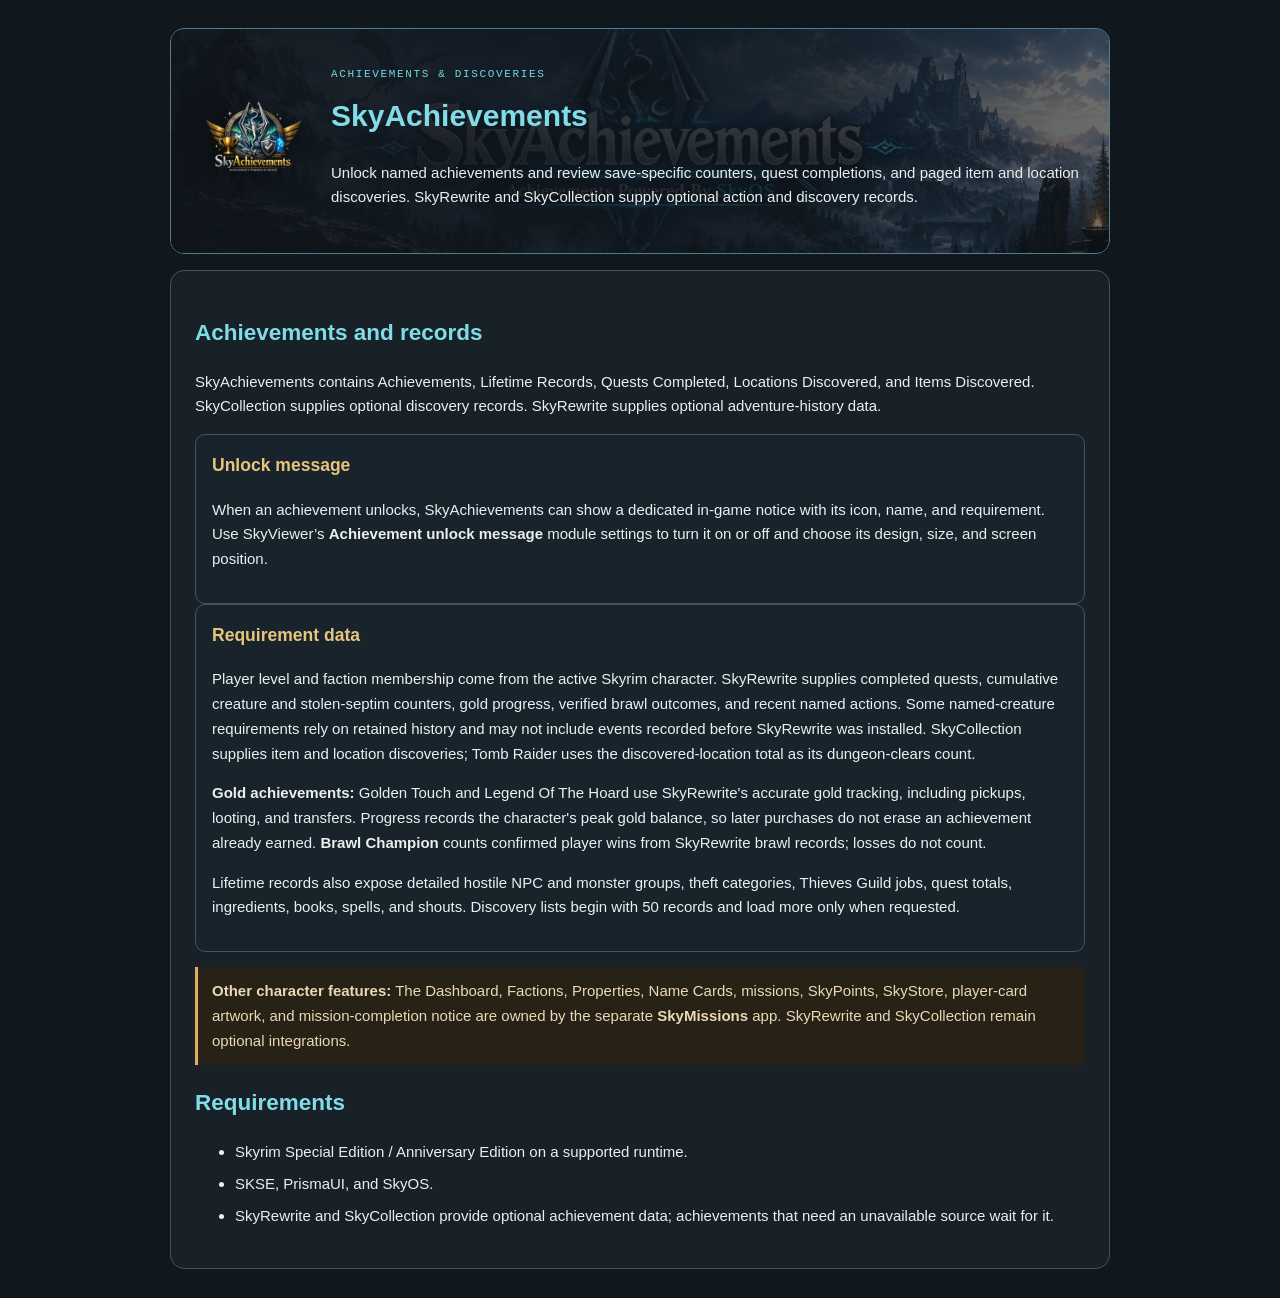
<file: data/SKSE/Plugins/SkyOS/Mods/SkyAchievements/SkyDocuments/SkyAchievements.html>
<!doctype html>
<html lang="en">
<head>
  <meta charset="utf-8">
  <meta name="viewport" content="width=device-width,initial-scale=1">
  <title>SkyAchievements · Guide</title>
  <style>
    *{box-sizing:border-box}body{margin:0;padding:28px;background:#10171d;color:#eaf0ef;font:15px/1.65 'Segoe UI',sans-serif}main{max-width:940px;margin:auto}.hero{position:relative;isolation:isolate;display:flex;align-items:center;min-height:210px;overflow:hidden;padding:28px;border:1px solid #527d91;border-radius:14px;background:#172127}.hero:before{position:absolute;z-index:-2;inset:0;content:'';background:url('banner.png') center/cover;opacity:.58}.hero:after{position:absolute;z-index:-1;inset:0;content:'';background:linear-gradient(90deg,#10151bea,#10151ab8 68%,#10151a55)}.brand{display:flex;align-items:center;gap:22px}.brand img{width:110px;height:110px;object-fit:contain;filter:drop-shadow(0 5px 16px #000b)}article{margin-top:16px;padding:24px;border:1px solid #46535c;border-radius:14px;background:#172127}h1,h2{color:#80dce7}h1{margin-top:0}h3{color:#e6c47d}code{color:#e7b965;overflow-wrap:anywhere}li{margin:.5em 0}.eyebrow{font:11px Consolas,monospace;letter-spacing:.15em;text-transform:uppercase;color:#71d8e3}.callout{padding:12px 14px;border-left:3px solid #e0ad58;background:#282116;color:#ead8b6}.grid{display:grid;grid-template-columns:repeat(2,minmax(0,1fr));gap:12px}.card{margin:0;padding:16px;border:1px solid #435563;border-radius:10px;background:#18232c}.card h3{margin-top:0}@media(max-width:650px){body{padding:14px}.brand img{width:78px;height:78px}.hero{min-height:155px;padding:18px}.grid{grid-template-columns:1fr}}
  </style>
</head>
<body>
  <main>
    <header class="hero"><div class="brand"><img src="logo.png" alt="SkyAchievements logo"><div><p class="eyebrow">ACHIEVEMENTS &amp; DISCOVERIES</p><h1>SkyAchievements</h1><p>Unlock named achievements and review save-specific counters, quest completions, and paged item and location discoveries. SkyRewrite and SkyCollection supply optional action and discovery records.</p></div></div></header>
    <article>
      <h2>Achievements and records</h2>
      <p>SkyAchievements contains Achievements, Lifetime Records, Quests Completed, Locations Discovered, and Items Discovered. SkyCollection supplies optional discovery records. SkyRewrite supplies optional adventure-history data.</p>
      <section class="card"><h3>Unlock message</h3><p>When an achievement unlocks, SkyAchievements can show a dedicated in-game notice with its icon, name, and requirement. Use SkyViewer’s <strong>Achievement unlock message</strong> module settings to turn it on or off and choose its design, size, and screen position.</p></section>
      <section class="card"><h3>Requirement data</h3><p>Player level and faction membership come from the active Skyrim character. SkyRewrite supplies completed quests, cumulative creature and stolen-septim counters, gold progress, verified brawl outcomes, and recent named actions. Some named-creature requirements rely on retained history and may not include events recorded before SkyRewrite was installed. SkyCollection supplies item and location discoveries; Tomb Raider uses the discovered-location total as its dungeon-clears count.</p><p><strong>Gold achievements:</strong> Golden Touch and Legend Of The Hoard use SkyRewrite's accurate gold tracking, including pickups, looting, and transfers. Progress records the character's peak gold balance, so later purchases do not erase an achievement already earned. <strong>Brawl Champion</strong> counts confirmed player wins from SkyRewrite brawl records; losses do not count.</p><p>Lifetime records also expose detailed hostile NPC and monster groups, theft categories, Thieves Guild jobs, quest totals, ingredients, books, spells, and shouts. Discovery lists begin with 50 records and load more only when requested.</p></section>
      <p class="callout"><strong>Other character features:</strong> The Dashboard, Factions, Properties, Name Cards, missions, SkyPoints, SkyStore, player-card artwork, and mission-completion notice are owned by the separate <b>SkyMissions</b> app. SkyRewrite and SkyCollection remain optional integrations.</p>
      <h2>Requirements</h2>
      <ul><li>Skyrim Special Edition / Anniversary Edition on a supported runtime.</li><li>SKSE, PrismaUI, and SkyOS.</li><li>SkyRewrite and SkyCollection provide optional achievement data; achievements that need an unavailable source wait for it.</li></ul>
    </article>
  </main>
</body>
</html>
</file>
